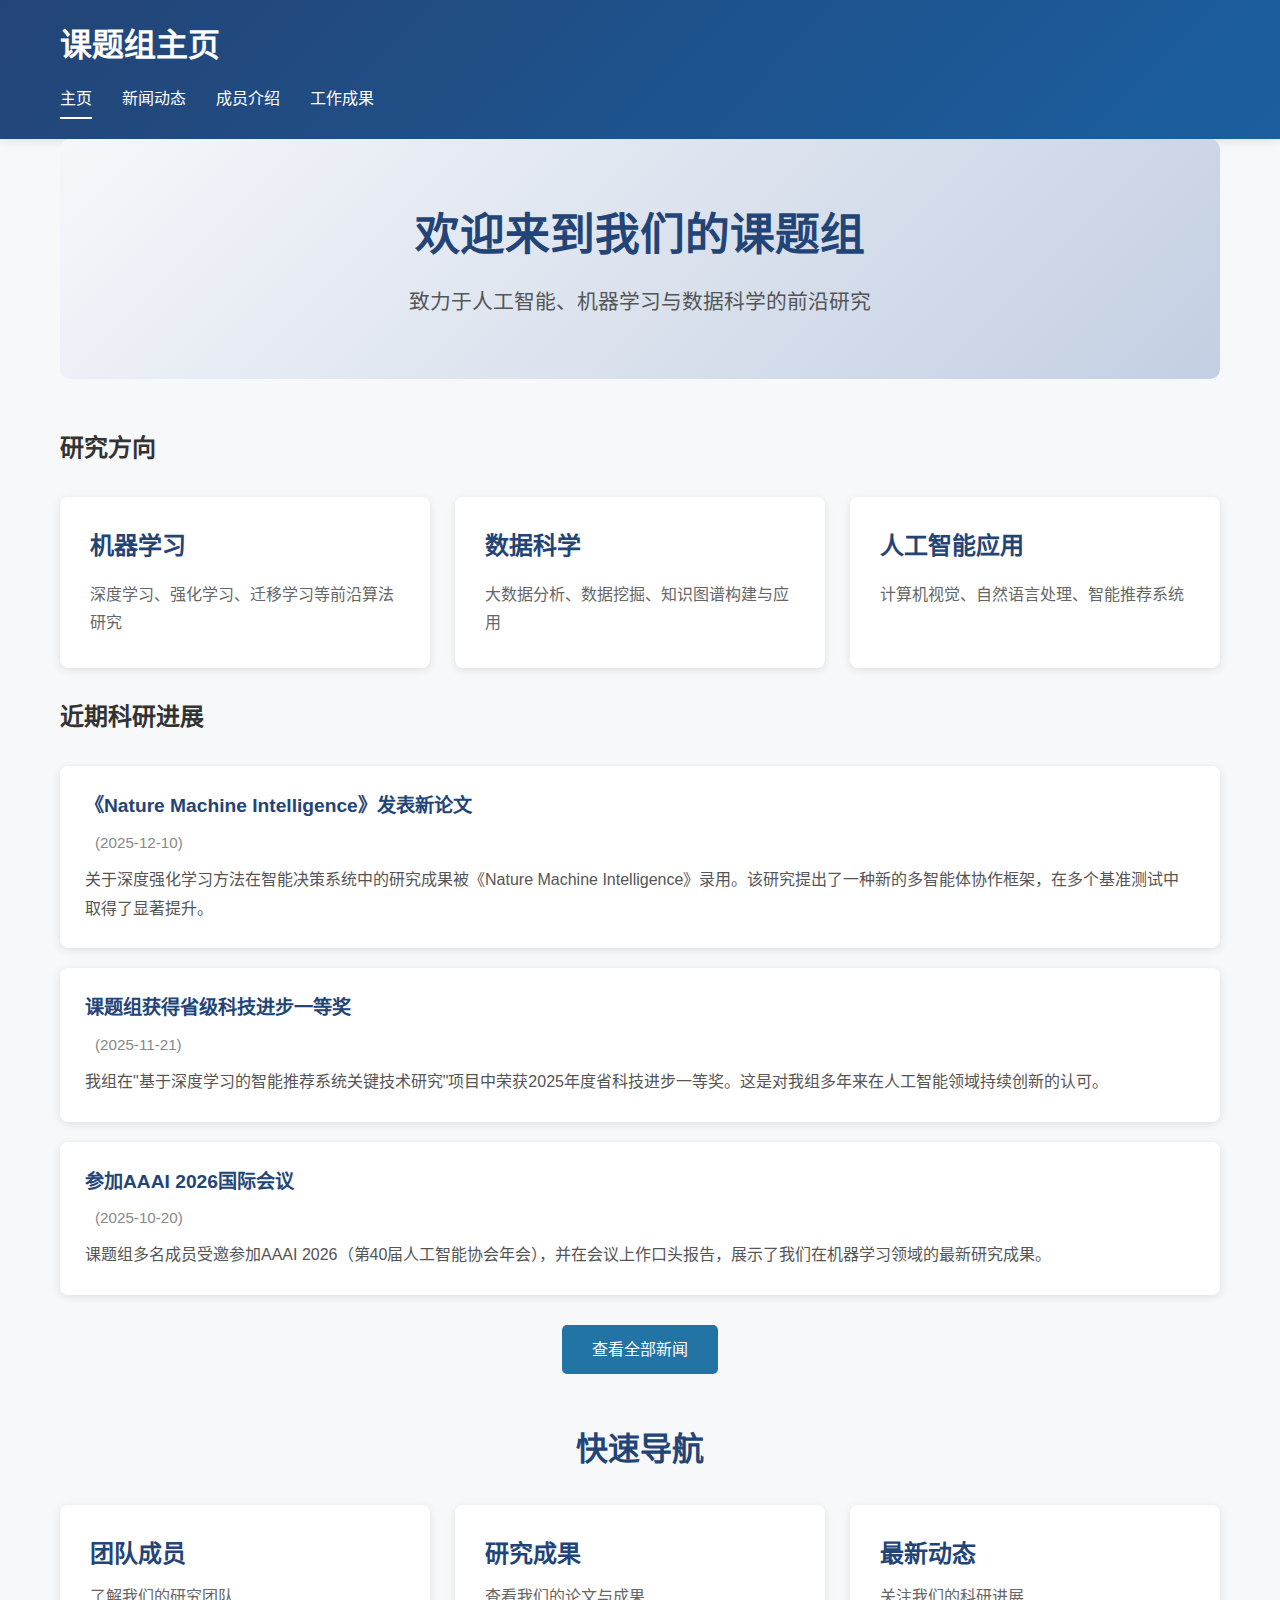
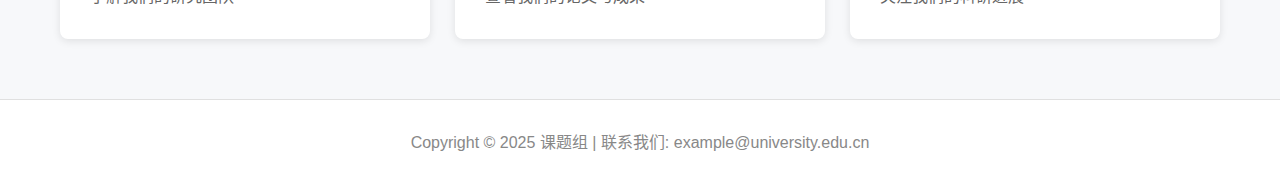
<file: index.html>
<!DOCTYPE html>
<html lang="zh-CN">
<head>
    <meta charset="UTF-8">
    <meta name="viewport" content="width=device-width, initial-scale=1.0">
    <title>课题组主页 - 科研进展</title>
    <link rel="stylesheet" href="css/style.css">
</head>
<body>
    <header>
        <div class="container">
            <h1>课题组主页</h1>
            <nav>
                <a href="index.html" class="active">主页</a>
                <a href="news.html">新闻动态</a>
                <a href="members.html">成员介绍</a>
                <a href="works.html">工作成果</a>
            </nav>
        </div>
    </header>

    <main class="container">
        <section class="hero">
            <h2>欢迎来到我们的课题组</h2>
            <p class="subtitle">致力于人工智能、机器学习与数据科学的前沿研究</p>
        </section>

        <section class="intro">
            <h2>研究方向</h2>
            <div class="research-areas">
                <div class="area-card">
                    <h3>机器学习</h3>
                    <p>深度学习、强化学习、迁移学习等前沿算法研究</p>
                </div>
                <div class="area-card">
                    <h3>数据科学</h3>
                    <p>大数据分析、数据挖掘、知识图谱构建与应用</p>
                </div>
                <div class="area-card">
                    <h3>人工智能应用</h3>
                    <p>计算机视觉、自然语言处理、智能推荐系统</p>
                </div>
            </div>
        </section>

        <section class="progress">
            <h2>近期科研进展</h2>
            <ul id="recent-news" class="news-list">
                <!-- 由JS自动填充 -->
            </ul>
            <div class="text-center">
                <a href="news.html" class="btn">查看全部新闻</a>
            </div>
        </section>

        <section class="quick-links">
            <h2>快速导航</h2>
            <div class="links-grid">
                <a href="members.html" class="link-card">
                    <h3>团队成员</h3>
                    <p>了解我们的研究团队</p>
                </a>
                <a href="works.html" class="link-card">
                    <h3>研究成果</h3>
                    <p>查看我们的论文与成果</p>
                </a>
                <a href="news.html" class="link-card">
                    <h3>最新动态</h3>
                    <p>关注我们的科研进展</p>
                </a>
            </div>
        </section>
    </main>

    <footer>
        <div class="container">
            <p>Copyright © 2025 课题组 | 联系我们: example@university.edu.cn</p>
        </div>
    </footer>

    <script src="js/main.js"></script>
</body>
</html>
</file>
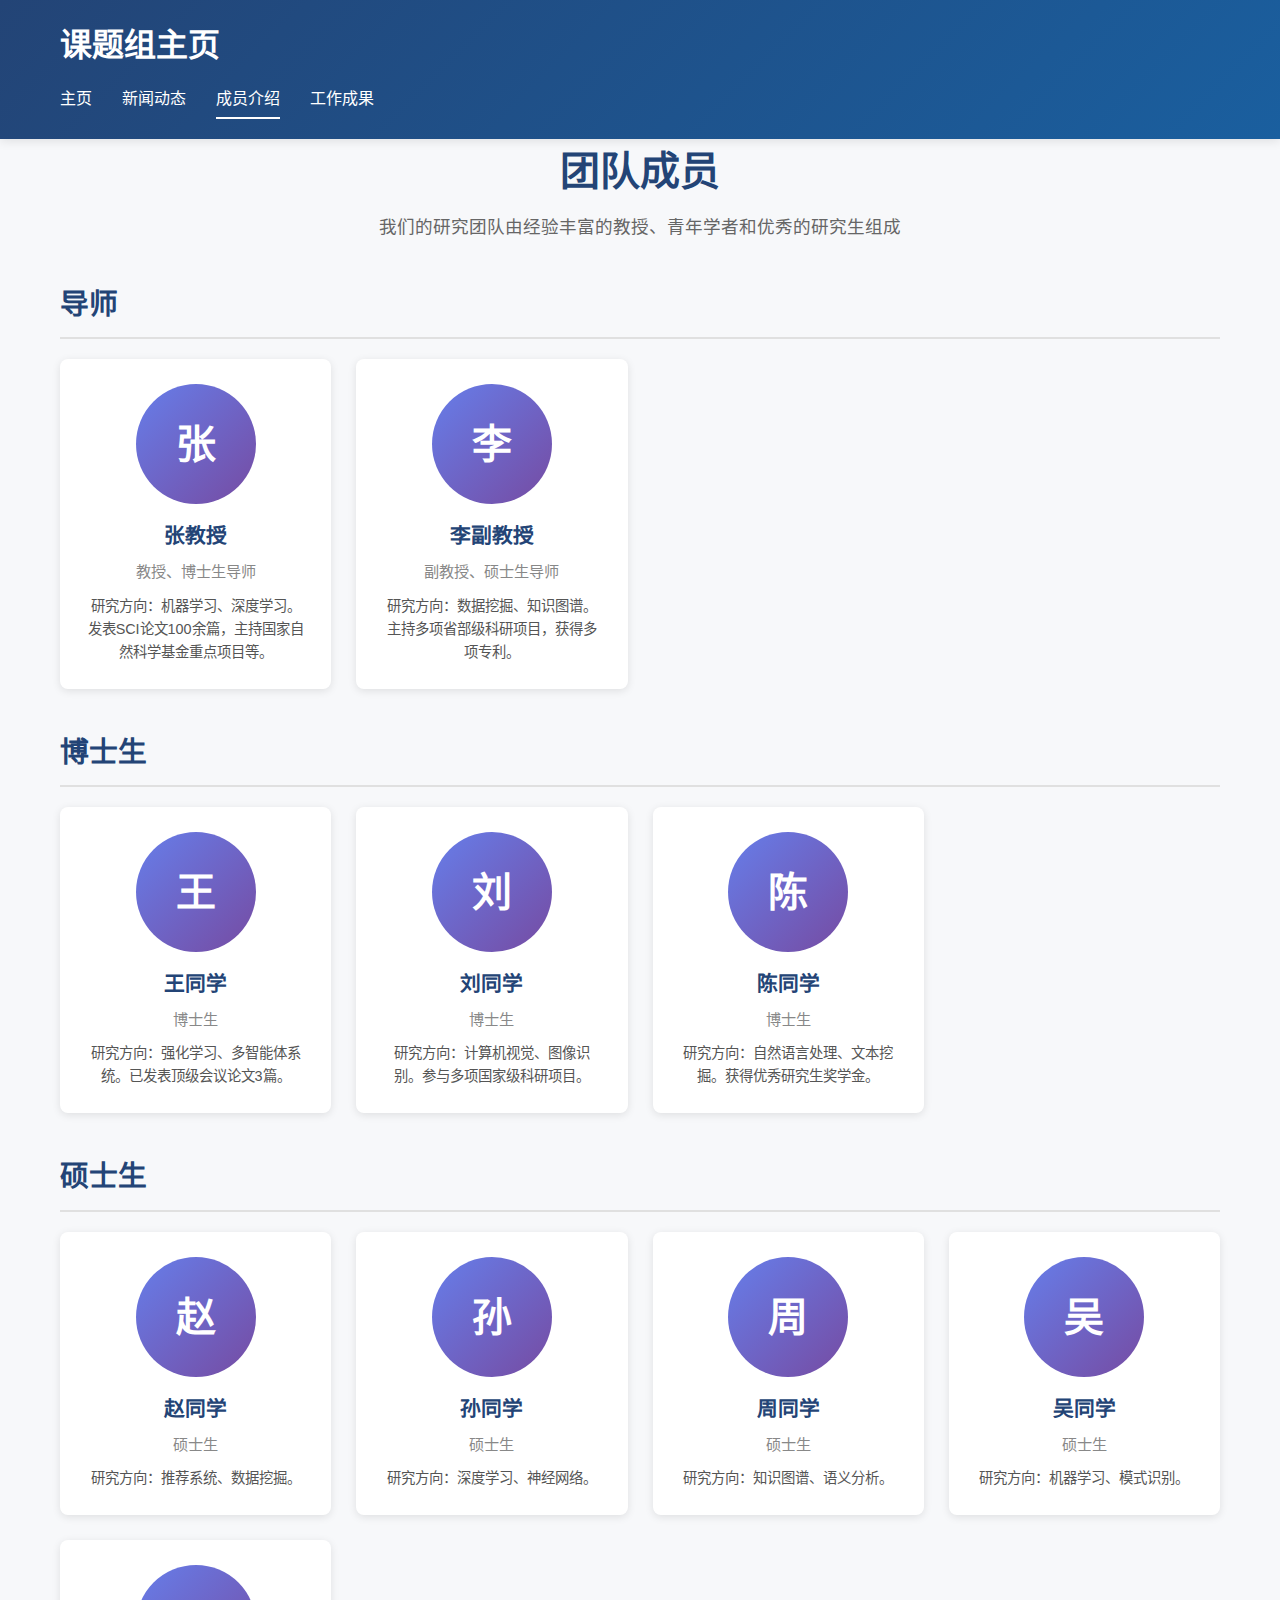
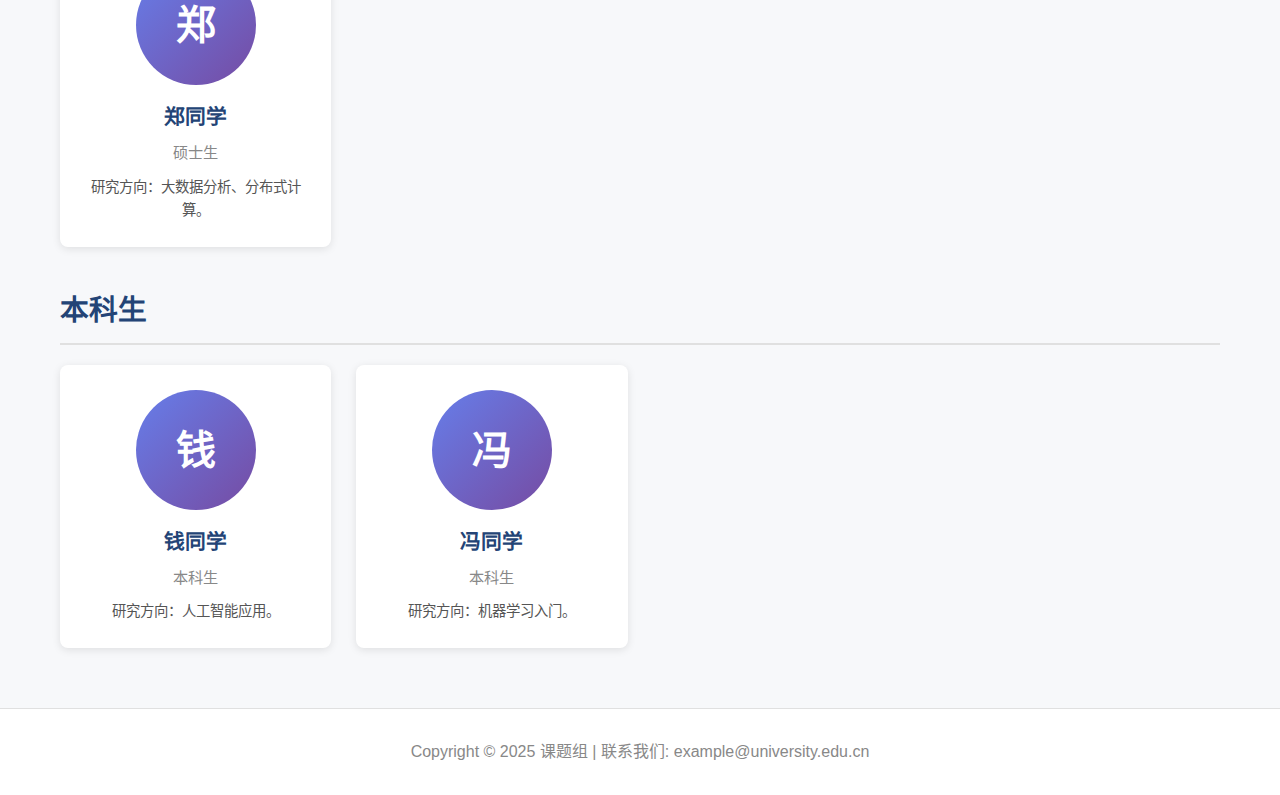
<file: members.html>
<!DOCTYPE html>
<html lang="zh-CN">
<head>
    <meta charset="UTF-8">
    <meta name="viewport" content="width=device-width, initial-scale=1.0">
    <title>成员介绍 - 课题组</title>
    <link rel="stylesheet" href="css/style.css">
</head>
<body>
    <header>
        <div class="container">
            <h1>课题组主页</h1>
            <nav>
                <a href="index.html">主页</a>
                <a href="news.html">新闻动态</a>
                <a href="members.html" class="active">成员介绍</a>
                <a href="works.html">工作成果</a>
            </nav>
        </div>
    </header>

    <main class="container">
        <section class="page-header">
            <h2>团队成员</h2>
            <p>我们的研究团队由经验丰富的教授、青年学者和优秀的研究生组成</p>
        </section>

        <section class="members">
            <h3>导师</h3>
            <div class="members-grid" id="faculty-members">
                <!-- 由JS填充 -->
            </div>

            <h3>博士生</h3>
            <div class="members-grid" id="phd-members">
                <!-- 由JS填充 -->
            </div>

            <h3>硕士生</h3>
            <div class="members-grid" id="master-members">
                <!-- 由JS填充 -->
            </div>

            <h3>本科生</h3>
            <div class="members-grid" id="undergrad-members">
                <!-- 由JS填充 -->
            </div>
        </section>
    </main>

    <footer>
        <div class="container">
            <p>Copyright © 2025 课题组 | 联系我们: example@university.edu.cn</p>
        </div>
    </footer>

    <script src="js/members.js"></script>
</body>
</html>
</file>
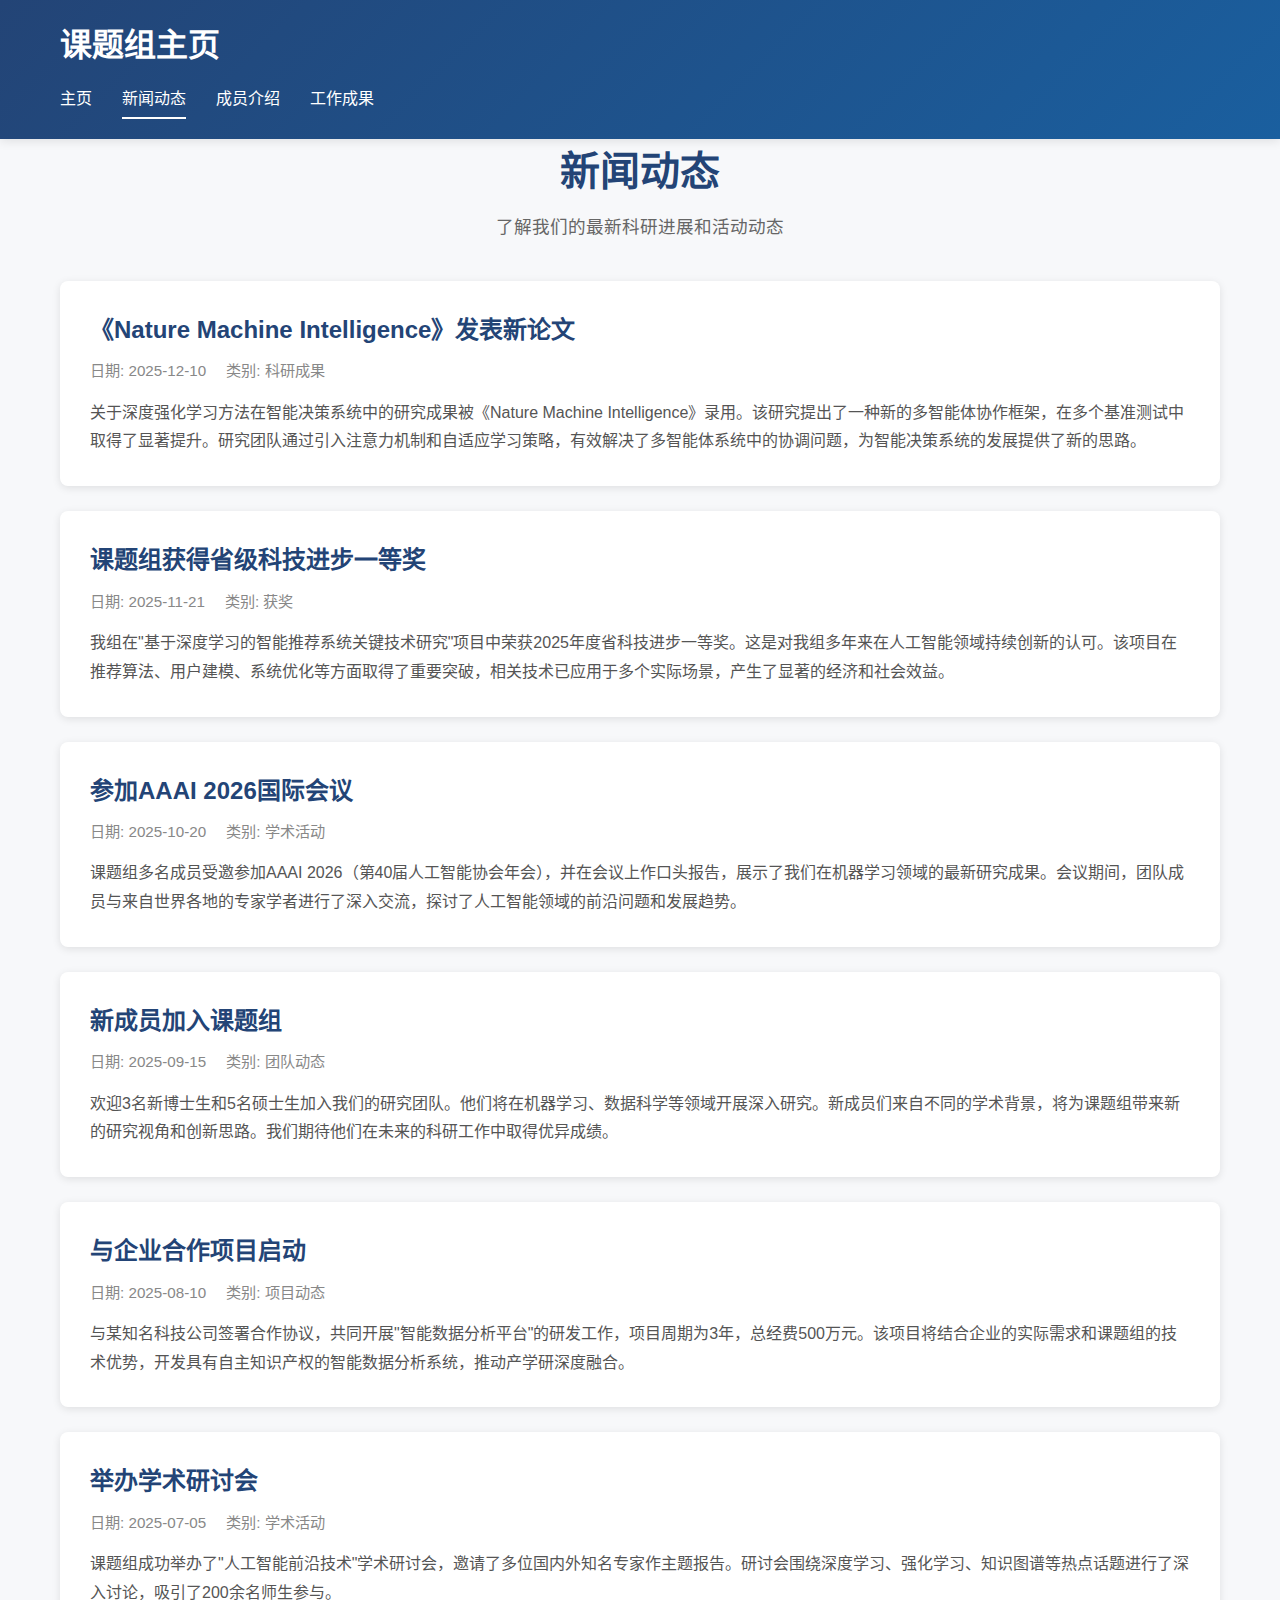
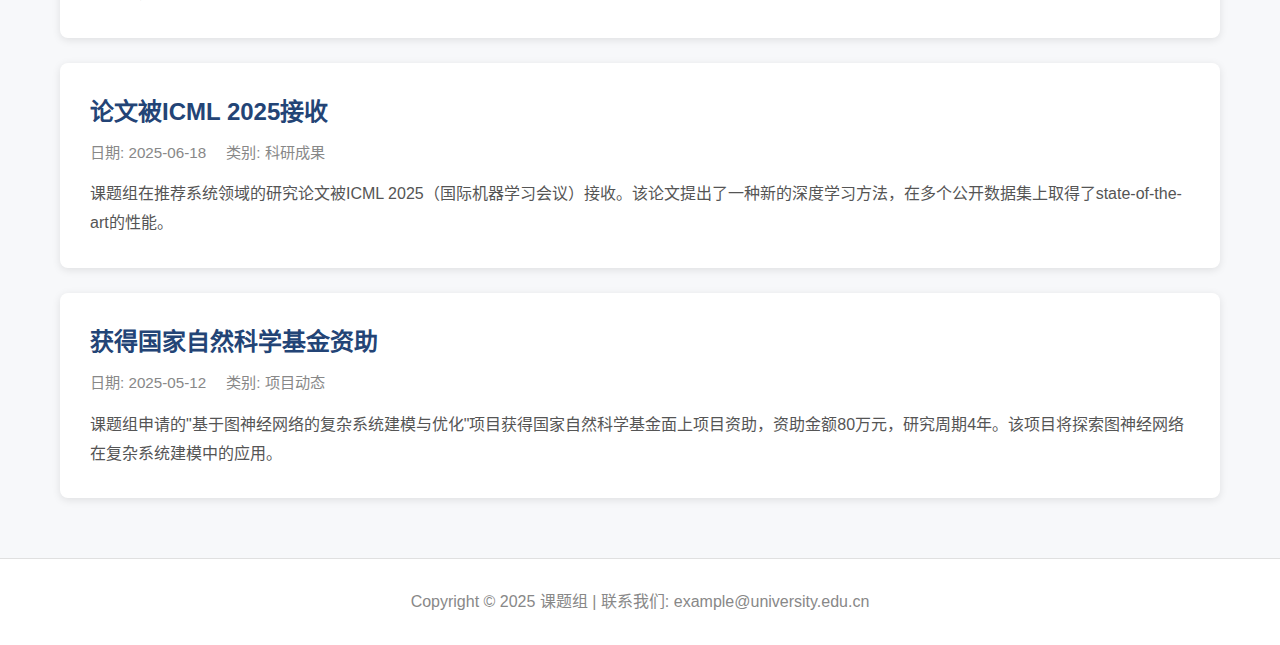
<file: news.html>
<!DOCTYPE html>
<html lang="zh-CN">
<head>
    <meta charset="UTF-8">
    <meta name="viewport" content="width=device-width, initial-scale=1.0">
    <title>新闻动态 - 课题组</title>
    <link rel="stylesheet" href="css/style.css">
</head>
<body>
    <header>
        <div class="container">
            <h1>课题组主页</h1>
            <nav>
                <a href="index.html">主页</a>
                <a href="news.html" class="active">新闻动态</a>
                <a href="members.html">成员介绍</a>
                <a href="works.html">工作成果</a>
            </nav>
        </div>
    </header>

    <main class="container">
        <section class="page-header">
            <h2>新闻动态</h2>
            <p>了解我们的最新科研进展和活动动态</p>
        </section>

        <section class="news-section">
            <div id="news-list" class="news-list-full">
                <!-- 由JS填充 -->
            </div>
        </section>
    </main>

    <footer>
        <div class="container">
            <p>Copyright © 2025 课题组 | 联系我们: example@university.edu.cn</p>
        </div>
    </footer>

    <script src="js/news.js"></script>
</body>
</html>
</file>
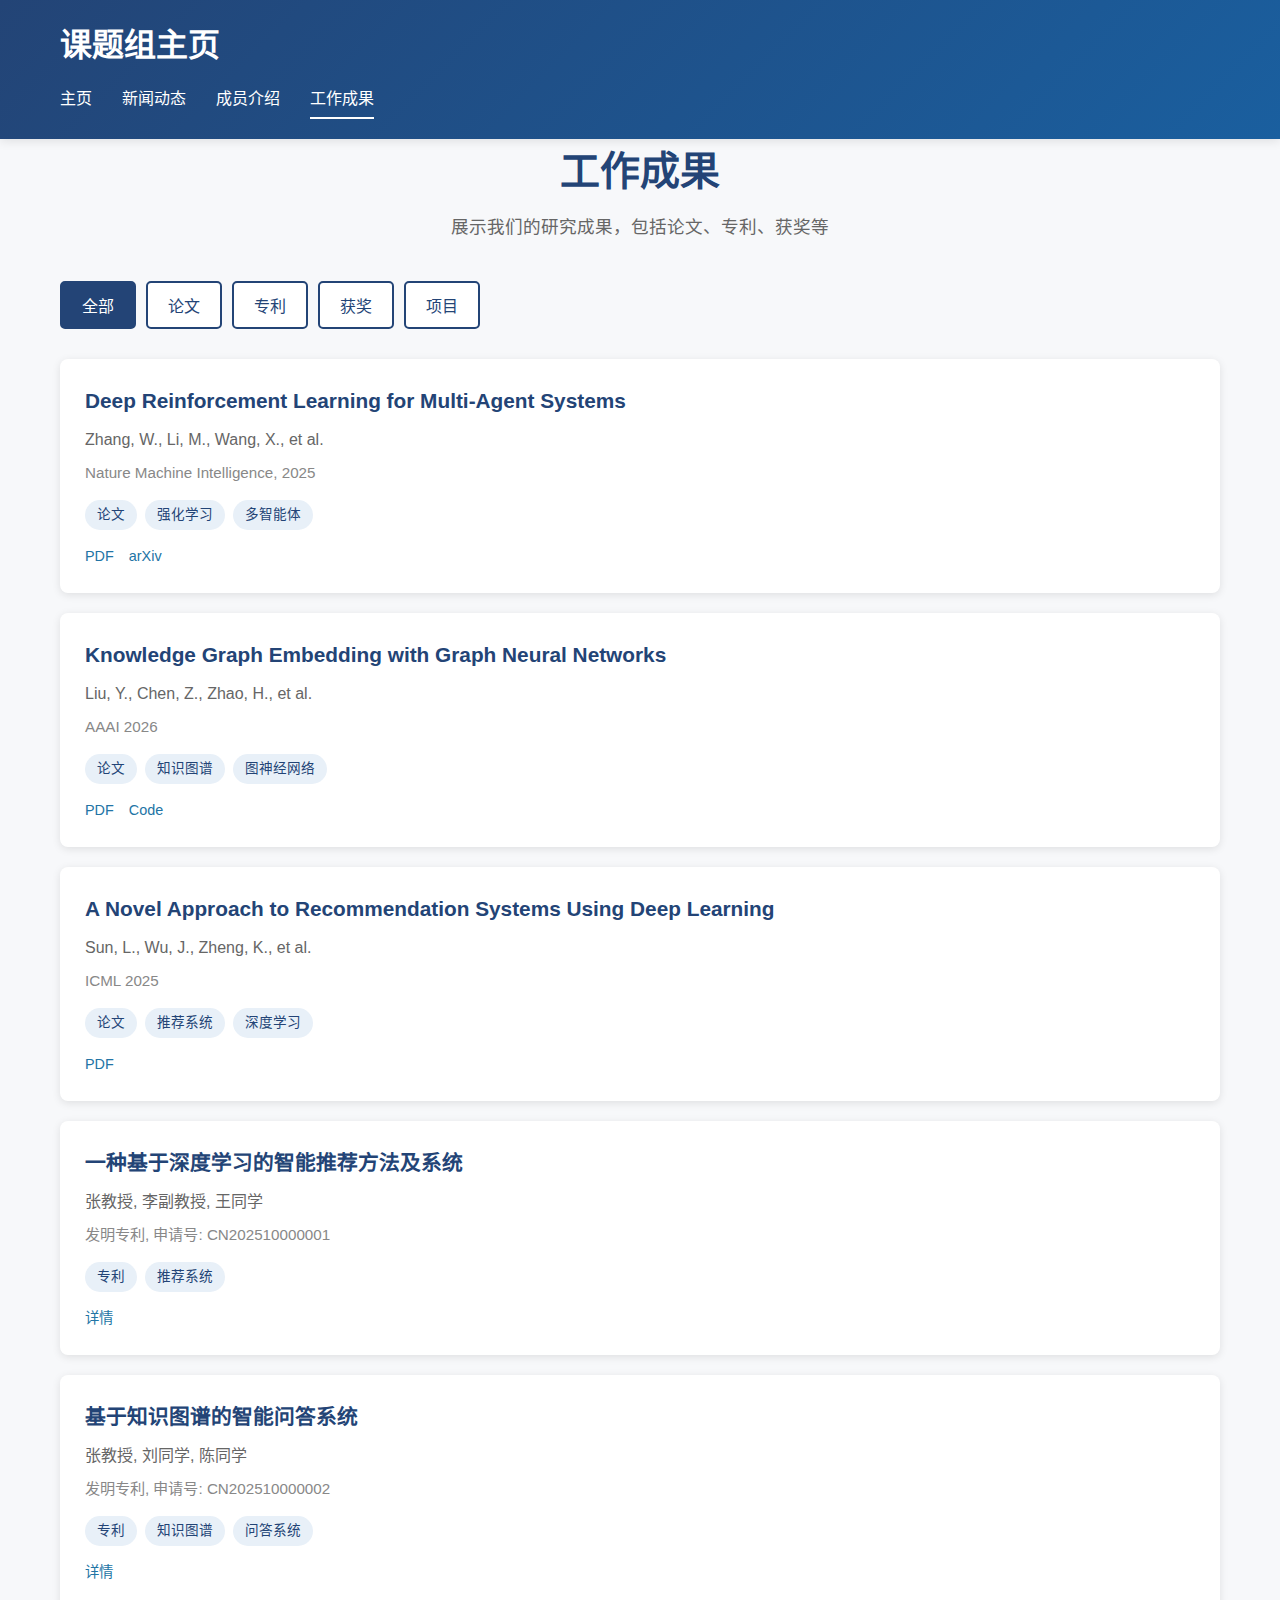
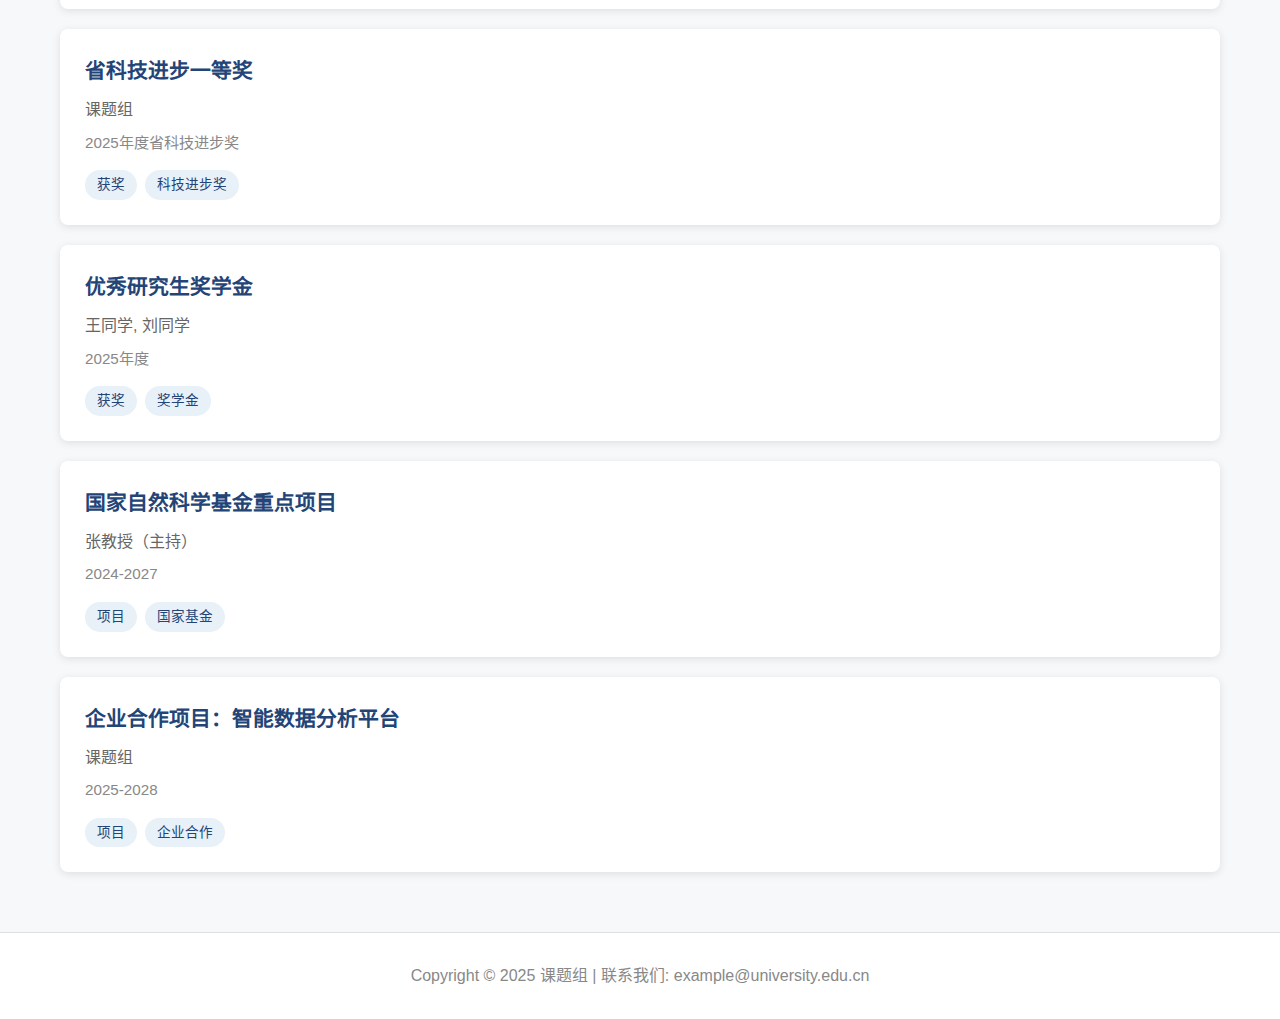
<file: works.html>
<!DOCTYPE html>
<html lang="zh-CN">
<head>
    <meta charset="UTF-8">
    <meta name="viewport" content="width=device-width, initial-scale=1.0">
    <title>工作成果 - 课题组</title>
    <link rel="stylesheet" href="css/style.css">
</head>
<body>
    <header>
        <div class="container">
            <h1>课题组主页</h1>
            <nav>
                <a href="index.html">主页</a>
                <a href="news.html">新闻动态</a>
                <a href="members.html">成员介绍</a>
                <a href="works.html" class="active">工作成果</a>
            </nav>
        </div>
    </header>

    <main class="container">
        <section class="page-header">
            <h2>工作成果</h2>
            <p>展示我们的研究成果，包括论文、专利、获奖等</p>
        </section>

        <section class="works">
            <div class="filter-tabs">
                <button class="tab-btn active" data-filter="all">全部</button>
                <button class="tab-btn" data-filter="paper">论文</button>
                <button class="tab-btn" data-filter="patent">专利</button>
                <button class="tab-btn" data-filter="award">获奖</button>
                <button class="tab-btn" data-filter="project">项目</button>
            </div>

            <div id="works-list" class="works-list">
                <!-- 由JS填充 -->
            </div>
        </section>
    </main>

    <footer>
        <div class="container">
            <p>Copyright © 2025 课题组 | 联系我们: example@university.edu.cn</p>
        </div>
    </footer>

    <script src="js/works.js"></script>
</body>
</html>
</file>
<file: css/style.css>
/* 全局样式 */
* {
    margin: 0;
    padding: 0;
    box-sizing: border-box;
}

body {
    font-family: 'Microsoft YaHei', 'PingFang SC', 'Helvetica Neue', Arial, sans-serif;
    line-height: 1.6;
    color: #333;
    background-color: #f7f8fa;
}

.container {
    max-width: 1200px;
    margin: 0 auto;
    padding: 0 20px;
}

/* 头部样式 */
header {
    background: linear-gradient(135deg, #234476 0%, #1a5f9f 100%);
    color: #fff;
    padding: 20px 0;
    box-shadow: 0 2px 10px rgba(0,0,0,0.1);
}

header h1 {
    margin: 0;
    font-size: 2rem;
    font-weight: 600;
    padding-bottom: 10px;
}

nav {
    display: flex;
    gap: 30px;
    flex-wrap: wrap;
}

nav a {
    color: #fff;
    text-decoration: none;
    font-size: 1rem;
    font-weight: 500;
    padding: 5px 0;
    transition: opacity 0.3s;
    position: relative;
}

nav a:hover {
    opacity: 0.8;
}

nav a.active {
    border-bottom: 2px solid #fff;
}

/* 主要内容区域 */
main {
    min-height: calc(100vh - 200px);
    padding: 40px 0;
}

/* 页面标题 */
.page-header {
    text-align: center;
    margin-bottom: 40px;
}

.page-header h2 {
    font-size: 2.5rem;
    color: #234476;
    margin-bottom: 10px;
}

.page-header p {
    font-size: 1.1rem;
    color: #666;
}

/* Hero区域 */
.hero {
    text-align: center;
    padding: 60px 20px;
    background: linear-gradient(135deg, #f5f7fa 0%, #c3cfe2 100%);
    border-radius: 10px;
    margin-bottom: 50px;
}

.hero h2 {
    font-size: 2.8rem;
    color: #234476;
    margin-bottom: 15px;
}

.hero .subtitle {
    font-size: 1.3rem;
    color: #555;
}

/* 研究方向卡片 */
.research-areas {
    display: grid;
    grid-template-columns: repeat(auto-fit, minmax(280px, 1fr));
    gap: 25px;
    margin: 30px 0;
}

.area-card {
    background: #fff;
    padding: 30px;
    border-radius: 8px;
    box-shadow: 0 2px 8px rgba(0,0,0,0.1);
    transition: transform 0.3s, box-shadow 0.3s;
}

.area-card:hover {
    transform: translateY(-5px);
    box-shadow: 0 4px 15px rgba(0,0,0,0.15);
}

.area-card h3 {
    color: #234476;
    font-size: 1.5rem;
    margin-bottom: 15px;
}

.area-card p {
    color: #666;
    line-height: 1.8;
}

/* 新闻列表 */
.news-list {
    list-style: none;
    margin: 30px 0;
}

.news-list li {
    background: #fff;
    padding: 25px;
    margin-bottom: 20px;
    border-radius: 8px;
    box-shadow: 0 2px 8px rgba(0,0,0,0.1);
    transition: box-shadow 0.3s;
}

.news-list li:hover {
    box-shadow: 0 4px 15px rgba(0,0,0,0.15);
}

.news-list li strong {
    color: #234476;
    font-size: 1.2rem;
    display: block;
    margin-bottom: 8px;
}

.news-list li .date {
    color: #888;
    font-size: 0.95rem;
    margin-left: 10px;
}

.news-list li .summary {
    color: #555;
    margin-top: 10px;
    line-height: 1.8;
}

/* 完整新闻列表 */
.news-list-full {
    margin: 30px 0;
}

.news-item {
    background: #fff;
    padding: 30px;
    margin-bottom: 25px;
    border-radius: 8px;
    box-shadow: 0 2px 8px rgba(0,0,0,0.1);
    transition: box-shadow 0.3s;
}

.news-item:hover {
    box-shadow: 0 4px 15px rgba(0,0,0,0.15);
}

.news-item h3 {
    color: #234476;
    font-size: 1.5rem;
    margin-bottom: 10px;
}

.news-item .meta {
    color: #888;
    font-size: 0.95rem;
    margin-bottom: 15px;
    display: flex;
    gap: 20px;
    flex-wrap: wrap;
}

.news-item .content {
    color: #555;
    line-height: 1.8;
    margin-top: 15px;
}

/* 成员网格 */
.members {
    margin: 40px 0;
}

.members h3 {
    font-size: 1.8rem;
    color: #234476;
    margin: 40px 0 20px 0;
    padding-bottom: 10px;
    border-bottom: 2px solid #e0e0e0;
}

.members-grid {
    display: grid;
    grid-template-columns: repeat(auto-fill, minmax(250px, 1fr));
    gap: 25px;
    margin-bottom: 40px;
}

.member-card {
    background: #fff;
    padding: 25px;
    border-radius: 8px;
    box-shadow: 0 2px 8px rgba(0,0,0,0.1);
    text-align: center;
    transition: transform 0.3s, box-shadow 0.3s;
}

.member-card:hover {
    transform: translateY(-5px);
    box-shadow: 0 4px 15px rgba(0,0,0,0.15);
}

.member-card .avatar {
    width: 120px;
    height: 120px;
    border-radius: 50%;
    background: linear-gradient(135deg, #667eea 0%, #764ba2 100%);
    margin: 0 auto 15px;
    display: flex;
    align-items: center;
    justify-content: center;
    color: #fff;
    font-size: 2.5rem;
    font-weight: bold;
}

.member-card h4 {
    color: #234476;
    font-size: 1.3rem;
    margin-bottom: 8px;
}

.member-card .role {
    color: #888;
    font-size: 0.95rem;
    margin-bottom: 10px;
}

.member-card .bio {
    color: #555;
    font-size: 0.9rem;
    line-height: 1.6;
}

/* 工作成果 */
.filter-tabs {
    display: flex;
    gap: 10px;
    margin: 30px 0;
    flex-wrap: wrap;
}

.tab-btn {
    padding: 10px 20px;
    border: 2px solid #234476;
    background: #fff;
    color: #234476;
    border-radius: 5px;
    cursor: pointer;
    font-size: 1rem;
    transition: all 0.3s;
}

.tab-btn:hover {
    background: #f0f4f8;
}

.tab-btn.active {
    background: #234476;
    color: #fff;
}

.works-list {
    margin: 30px 0;
}

.work-item {
    background: #fff;
    padding: 25px;
    margin-bottom: 20px;
    border-radius: 8px;
    box-shadow: 0 2px 8px rgba(0,0,0,0.1);
    transition: box-shadow 0.3s;
}

.work-item:hover {
    box-shadow: 0 4px 15px rgba(0,0,0,0.15);
}

.work-item h3 {
    color: #234476;
    font-size: 1.3rem;
    margin-bottom: 10px;
}

.work-item .authors {
    color: #666;
    margin-bottom: 8px;
}

.work-item .venue {
    color: #888;
    font-size: 0.95rem;
    margin-bottom: 10px;
}

.work-item .tags {
    display: flex;
    gap: 8px;
    flex-wrap: wrap;
    margin-top: 15px;
}

.tag {
    background: #e8f0f8;
    color: #234476;
    padding: 4px 12px;
    border-radius: 15px;
    font-size: 0.85rem;
}

.work-item .links {
    margin-top: 15px;
    display: flex;
    gap: 15px;
    flex-wrap: wrap;
}

.work-item .links a {
    color: #2274A5;
    text-decoration: none;
    font-size: 0.9rem;
}

.work-item .links a:hover {
    text-decoration: underline;
}

/* 快速链接 */
.quick-links {
    margin: 50px 0;
}

.quick-links h2 {
    text-align: center;
    font-size: 2rem;
    color: #234476;
    margin-bottom: 30px;
}

.links-grid {
    display: grid;
    grid-template-columns: repeat(auto-fit, minmax(280px, 1fr));
    gap: 25px;
}

.link-card {
    background: #fff;
    padding: 30px;
    border-radius: 8px;
    box-shadow: 0 2px 8px rgba(0,0,0,0.1);
    text-decoration: none;
    color: inherit;
    transition: transform 0.3s, box-shadow 0.3s;
    display: block;
}

.link-card:hover {
    transform: translateY(-5px);
    box-shadow: 0 4px 15px rgba(0,0,0,0.15);
}

.link-card h3 {
    color: #234476;
    font-size: 1.5rem;
    margin-bottom: 10px;
}

.link-card p {
    color: #666;
}

/* 按钮 */
.btn {
    display: inline-block;
    background: #2274A5;
    color: #fff;
    padding: 12px 30px;
    border-radius: 5px;
    text-decoration: none;
    font-weight: 500;
    transition: background 0.3s;
    border: none;
    cursor: pointer;
    font-size: 1rem;
}

.btn:hover {
    background: #185a85;
}

.text-center {
    text-align: center;
    margin-top: 30px;
}

/* 页脚 */
footer {
    background: #fff;
    border-top: 1px solid #e0e0e0;
    padding: 30px 0;
    margin-top: 60px;
    text-align: center;
    color: #888;
}

/* 响应式设计 */
@media (max-width: 768px) {
    header h1 {
        font-size: 1.5rem;
    }

    nav {
        gap: 15px;
    }

    nav a {
        font-size: 0.9rem;
    }

    .hero h2 {
        font-size: 2rem;
    }

    .hero .subtitle {
        font-size: 1.1rem;
    }

    .page-header h2 {
        font-size: 2rem;
    }

    .research-areas,
    .members-grid,
    .links-grid {
        grid-template-columns: 1fr;
    }

    .container {
        padding: 0 15px;
    }

    main {
        padding: 20px 0;
    }
}

@media (max-width: 480px) {
    header h1 {
        font-size: 1.2rem;
    }

    nav {
        gap: 10px;
    }

    nav a {
        font-size: 0.85rem;
    }

    .hero {
        padding: 40px 15px;
    }

    .hero h2 {
        font-size: 1.6rem;
    }
}
</file>
